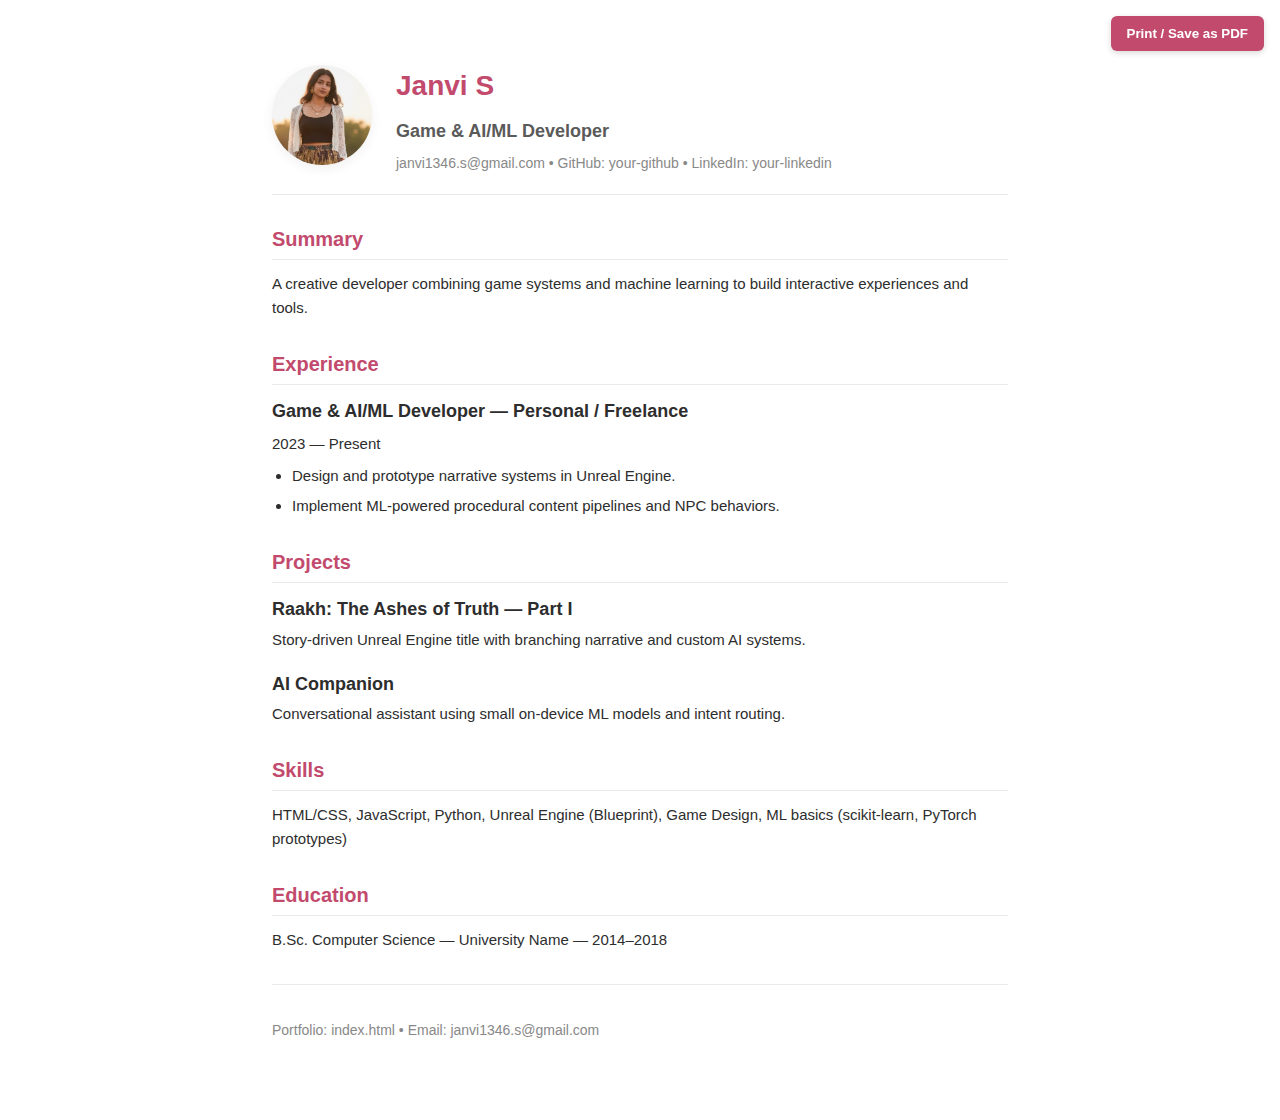
<file: resume.html>
<!DOCTYPE html>
<html lang="en">
<head>
  <meta charset="utf-8" />
  <meta name="viewport" content="width=device-width, initial-scale=1" />
  <title>Resume — Janvi S</title>
  <style>
    :root {
      --accent: #c24a6d; /* Slightly more muted, professional tone */
      --muted: #5a5a5a;
      --light-gray: #888888;
      --border: #eaeaea;
      --bg: #ffffff;
      --text: #2d2d2d;
    }

    * {
      box-sizing: border-box;
    }

    body {
      font-family: 'Inter', -apple-system, BlinkMacSystemFont, 'Segoe UI', Roboto, Oxygen, sans-serif;
      font-size: 15px;
      line-height: 1.6;
      margin: 0;
      background: var(--bg);
      color: var(--text);
    }

    .resume {
      max-width: 800px;
      margin: 32px auto;
      padding: 32px;
      background: white;
    }

    /* Header */
    .r-header {
      display: flex;
      gap: 24px;
      align-items: center;
      padding-bottom: 20px;
      margin-bottom: 24px;
      border-bottom: 1px solid var(--border);
    }

    .r-avatar {
      width: 100px;
      height: 100px;
      border-radius: 50%;
      object-fit: cover;
      box-shadow: 0 4px 12px rgba(0, 0, 0, 0.06);
    }

    .r-right h1 {
      margin: 0;
      font-size: 28px;
      font-weight: 700;
      color: var(--accent);
    }

    .r-role {
      margin: 8px 0 6px;
      font-size: 18px;
      font-weight: 600;
      color: var(--muted);
    }

    .r-contact {
      font-size: 14px;
      color: var(--light-gray);
      margin: 0;
    }

    /* Sections */
    .r-section {
      margin-top: 28px;
    }

    .r-section h2 {
      font-size: 20px;
      font-weight: 700;
      margin-bottom: 12px;
      color: var(--accent);
      padding-bottom: 4px;
      border-bottom: 1px solid var(--border);
    }

    .r-item {
      margin-bottom: 18px;
    }

    .r-item h3 {
      margin: 0 0 4px;
      font-size: 18px;
      font-weight: 600;
    }

    .r-meta {
      font-size: 14px;
      color: var(--light-gray);
      margin: 4px 0 8px;
    }

    .r-item ul {
      margin: 8px 0 0;
      padding-left: 20px;
    }

    .r-item li {
      margin-bottom: 6px;
      font-size: 15px;
    }

    .r-item p {
      margin: 6px 0 0;
      font-size: 15px;
      color: var(--text);
    }

    /* Skills & Education */
    .r-section p:not(.r-meta):not(.r-contact):not(.r-role) {
      margin: 0;
    }

    /* Footer */
    .r-footer {
      margin-top: 32px;
      padding-top: 20px;
      border-top: 1px solid var(--border);
      font-size: 14px;
      color: var(--light-gray);
    }

    /* Print Actions */
    .print-actions {
      position: fixed;
      top: 16px;
      right: 16px;
    }

    .print-actions button {
      padding: 10px 16px;
      border: none;
      border-radius: 6px;
      background: var(--accent);
      color: white;
      font-weight: 600;
      cursor: pointer;
      box-shadow: 0 2px 6px rgba(0, 0, 0, 0.15);
      transition: background 0.2s;
    }

    .print-actions button:hover {
      background: #a83a5a;
    }

    /* Print styles */
    @media print {
      .print-actions {
        display: none;
      }

      .resume {
        box-shadow: none;
        margin: 0;
        padding: 0 16px;
      }

      body {
        background: white;
      }
    }

    /* Mobile Responsiveness */
    @media (max-width: 600px) {
      .r-header {
        flex-direction: column;
        text-align: center;
      }

      .r-avatar {
        width: 90px;
        height: 90px;
      }

      .r-right h1 {
        font-size: 24px;
      }

      .resume {
        padding: 20px;
        margin: 16px;
      }
    }
  </style>
</head>
<body>
  <main class="resume">
    <header class="r-header">
      <div class="r-left">
        <img src="janvi.jpg" alt="Janvi" class="r-avatar">
      </div>
      <div class="r-right">
        <h1>Janvi S</h1>
        <p class="r-role">Game &amp; AI/ML Developer</p>
        <p class="r-contact">janvi1346.s@gmail.com • GitHub: your-github • LinkedIn: your-linkedin</p>
      </div>
    </header>

    <section class="r-section">
      <h2>Summary</h2>
      <p>A creative developer combining game systems and machine learning to build interactive experiences and tools.</p>
    </section>

    <section class="r-section">
      <h2>Experience</h2>
      <div class="r-item">
        <h3>Game & AI/ML Developer — Personal / Freelance</h3>
        <p class="r-meta">2023 — Present</p>
        <ul>
          <li>Design and prototype narrative systems in Unreal Engine.</li>
          <li>Implement ML-powered procedural content pipelines and NPC behaviors.</li>
        </ul>
      </div>
    </section>

    <section class="r-section">
      <h2>Projects</h2>
      <div class="r-item">
        <h3>Raakh: The Ashes of Truth — Part I</h3>
        <p>Story-driven Unreal Engine title with branching narrative and custom AI systems.</p>
      </div>
      <div class="r-item">
        <h3>AI Companion</h3>
        <p>Conversational assistant using small on-device ML models and intent routing.</p>
      </div>
    </section>

    <section class="r-section">
      <h2>Skills</h2>
      <p>HTML/CSS, JavaScript, Python, Unreal Engine (Blueprint), Game Design, ML basics (scikit-learn, PyTorch prototypes)</p>
    </section>

    <section class="r-section">
      <h2>Education</h2>
      <p>B.Sc. Computer Science — University Name — 2014–2018</p>
    </section>

    <footer class="r-footer">
      <p>Portfolio: index.html • Email: janvi1346.s@gmail.com</p>
    </footer>

    <div class="print-actions">
      <button onclick="window.print()">Print / Save as PDF</button>
    </div>
  </main>
</body>
</html>
</file>
